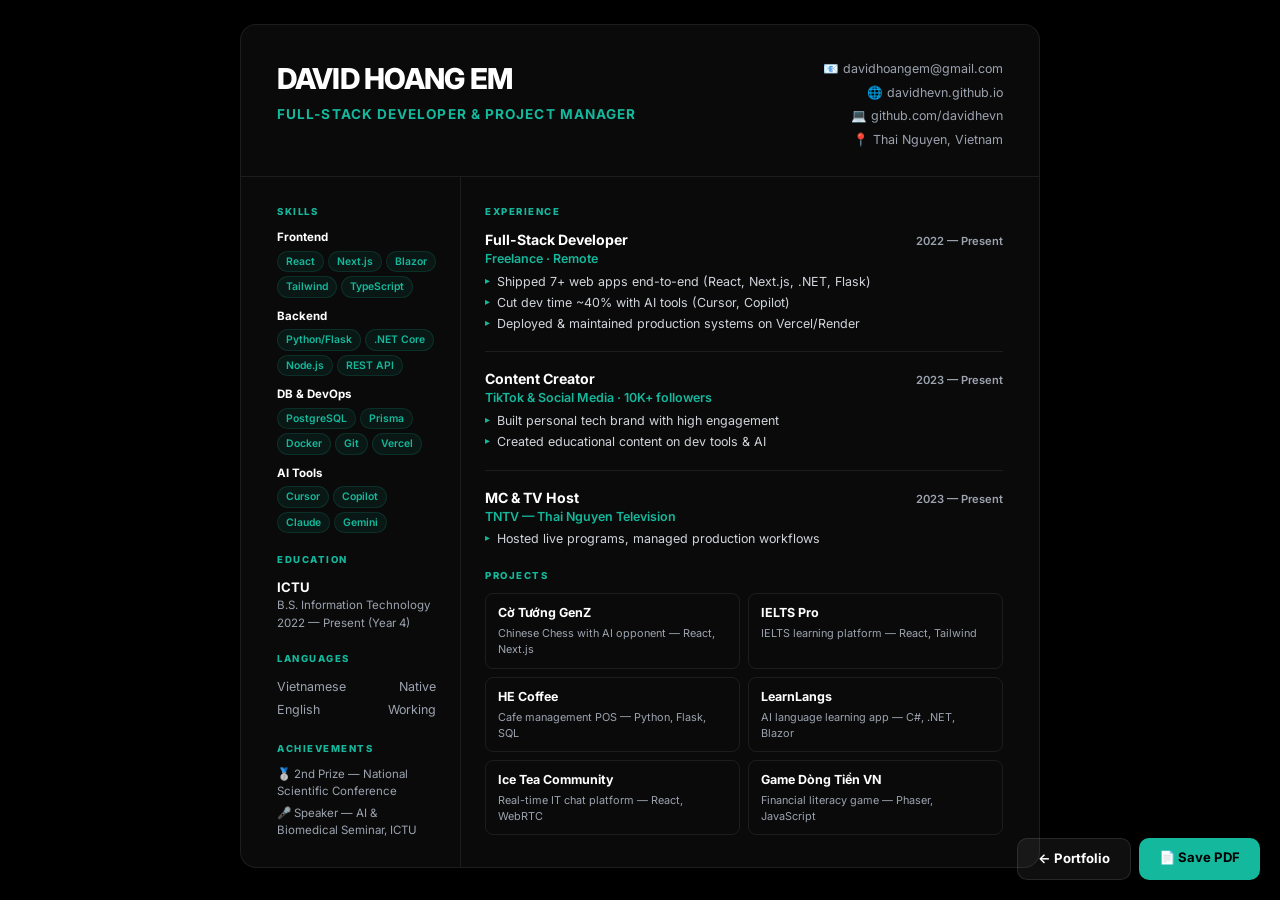
<file: cv.html>
<!DOCTYPE html>
<html lang="en">

<head>
    <meta charset="UTF-8">
    <meta name="viewport" content="width=device-width, initial-scale=1.0">
    <title>David Hoang Em — CV</title>
    <link href="https://fonts.googleapis.com/css2?family=Inter:wght@400;500;600;700;800&display=swap" rel="stylesheet">
    <style>
        :root {
            --accent: #14b89c;
            --bg: #000;
            --card: #0a0a0a;
            --text: #fff;
            --sub: #9ca3af;
            --border: rgba(255, 255, 255, 0.08);
        }

        * {
            margin: 0;
            padding: 0;
            box-sizing: border-box;
        }

        body {
            font-family: 'Inter', sans-serif;
            background: var(--bg);
            color: var(--text);
            padding: 24px 16px;
            line-height: 1.5;
            font-size: 14px;
        }

        .cv {
            max-width: 800px;
            margin: 0 auto;
            background: var(--card);
            border: 1px solid var(--border);
            border-radius: 16px;
            overflow: hidden;
        }

        /* Header */
        .head {
            padding: 32px 36px 24px;
            border-bottom: 1px solid var(--border);
            display: flex;
            justify-content: space-between;
            align-items: flex-start;
        }

        .head-left h1 {
            font-size: 1.8rem;
            font-weight: 800;
            letter-spacing: -0.03em;
        }

        .head-left p {
            color: var(--accent);
            font-weight: 700;
            font-size: 0.85rem;
            text-transform: uppercase;
            letter-spacing: 0.08em;
            margin-top: 4px;
        }

        .head-right {
            text-align: right;
            font-size: 0.78rem;
            color: var(--sub);
            line-height: 1.9;
        }

        .head-right a {
            color: var(--sub);
            text-decoration: none;
        }

        /* Body */
        .body {
            display: grid;
            grid-template-columns: 220px 1fr;
            padding: 0;
        }

        .side {
            padding: 28px 24px 28px 36px;
            border-right: 1px solid var(--border);
        }

        .main {
            padding: 28px 36px 28px 24px;
        }

        /* Section */
        .sec {
            margin-bottom: 20px;
        }

        .sec:last-child {
            margin-bottom: 0;
        }

        .sec-t {
            font-size: 0.6rem;
            font-weight: 800;
            text-transform: uppercase;
            letter-spacing: 0.16em;
            color: var(--accent);
            margin-bottom: 10px;
        }

        /* Skills */
        .tags {
            display: flex;
            flex-wrap: wrap;
            gap: 4px;
            margin-bottom: 10px;
        }

        .tag {
            font-size: 0.65rem;
            font-weight: 600;
            padding: 2px 8px;
            border-radius: 100px;
            background: rgba(20, 184, 156, 0.08);
            color: var(--accent);
            border: 1px solid rgba(20, 184, 156, 0.15);
        }

        .sk-label {
            font-size: 0.72rem;
            font-weight: 700;
            margin-bottom: 4px;
        }

        /* Edu & Lang */
        .edu-name {
            font-size: 0.82rem;
            font-weight: 700;
        }

        .edu-sub {
            font-size: 0.72rem;
            color: var(--sub);
        }

        .lang {
            display: flex;
            justify-content: space-between;
            font-size: 0.78rem;
            color: var(--sub);
            padding: 2px 0;
        }

        /* Experience */
        .exp {
            margin-bottom: 16px;
            padding-bottom: 16px;
            border-bottom: 1px solid var(--border);
        }

        .exp:last-child {
            border: none;
            margin: 0;
            padding: 0;
        }

        .exp-top {
            display: flex;
            justify-content: space-between;
            align-items: baseline;
        }

        .exp-role {
            font-size: 0.88rem;
            font-weight: 700;
        }

        .exp-date {
            font-size: 0.7rem;
            color: var(--sub);
            font-weight: 600;
        }

        .exp-co {
            font-size: 0.78rem;
            color: var(--accent);
            font-weight: 600;
            margin-bottom: 4px;
        }

        .exp ul {
            list-style: none;
            padding: 0;
        }

        .exp li {
            font-size: 0.78rem;
            color: #d1d5db;
            padding-left: 12px;
            position: relative;
            margin-bottom: 2px;
        }

        .exp li::before {
            content: '▸';
            position: absolute;
            left: 0;
            color: var(--accent);
            font-size: 0.65rem;
        }

        .exp .tags {
            margin-top: 6px;
        }

        /* Projects - compact grid */
        .proj-grid {
            display: grid;
            grid-template-columns: 1fr 1fr;
            gap: 8px;
        }

        .proj {
            padding: 10px 12px;
            border: 1px solid var(--border);
            border-radius: 8px;
        }

        .proj-name {
            font-size: 0.78rem;
            font-weight: 700;
        }

        .proj-desc {
            font-size: 0.68rem;
            color: var(--sub);
            margin-top: 2px;
        }

        /* Buttons */
        .actions {
            position: fixed;
            bottom: 20px;
            right: 20px;
            display: flex;
            gap: 8px;
            z-index: 99;
        }

        .actions a {
            padding: 10px 20px;
            border-radius: 10px;
            font-weight: 700;
            font-size: 0.82rem;
            text-decoration: none;
            transition: all 0.2s;
        }

        .btn-print {
            background: var(--accent);
            color: #000;
        }

        .btn-back {
            background: rgba(255, 255, 255, 0.06);
            color: #fff;
            border: 1px solid rgba(255, 255, 255, 0.1);
        }

        /* PRINT - Clean 1 page */
        @media print {
            @page {
                size: A4;
                margin: 14mm 12mm;
            }

            body {
                padding: 0;
                background: #fff;
                color: #111;
                font-size: 11pt;
            }

            .cv {
                border: none;
                border-radius: 0;
                background: #fff;
                box-shadow: none;
                max-width: 100%;
            }

            .head {
                padding: 24px 28px 18px;
            }

            .head-left h1 {
                color: #111;
                font-size: 1.6rem;
            }

            .head-left p {
                color: var(--accent);
            }

            .head-right,
            .head-right a {
                color: #555;
            }

            .side {
                border-right: 1px solid #e5e5e5;
                padding: 20px 18px 20px 28px;
            }

            .main {
                padding: 20px 28px 20px 18px;
            }

            .sec-t {
                color: var(--accent);
            }

            .tag {
                background: #f0fdfa;
                color: #0d9488;
                border-color: #a7f3d0;
            }

            .exp-co {
                color: #0d9488;
            }

            .edu-name,
            .exp-role,
            .proj-name,
            .sk-label {
                color: #111;
            }

            .edu-sub,
            .exp li,
            .proj-desc,
            .lang {
                color: #444;
            }

            .exp-date {
                color: #777;
            }

            .exp {
                border-bottom-color: #eee;
            }

            .proj {
                border-color: #e5e5e5;
            }

            .exp li::before {
                color: var(--accent);
            }

            .actions {
                display: none;
            }

            .exp,
            .proj {
                break-inside: avoid;
            }
        }

        @media (max-width:640px) {
            .head {
                flex-direction: column;
            }

            .head-right {
                text-align: left;
                margin-top: 8px;
            }

            .body {
                grid-template-columns: 1fr;
            }

            .side {
                border-right: none;
                border-bottom: 1px solid var(--border);
            }

            .proj-grid {
                grid-template-columns: 1fr;
            }
        }
    </style>
</head>

<body>
    <div class="cv">
        <!-- HEADER -->
        <div class="head">
            <div class="head-left">
                <h1>DAVID HOANG EM</h1>
                <p>Full-Stack Developer & Project Manager</p>
            </div>
            <div class="head-right">
                <div>📧 <a href="mailto:davidhoangem@gmail.com">davidhoangem@gmail.com</a></div>
                <div>🌐 <a href="https://davidhevn.github.io">davidhevn.github.io</a></div>
                <div>💻 <a href="https://github.com/davidhevn">github.com/davidhevn</a></div>
                <div>📍 Thai Nguyen, Vietnam</div>
            </div>
        </div>

        <div class="body">
            <!-- SIDEBAR -->
            <div class="side">
                <div class="sec">
                    <div class="sec-t">Skills</div>
                    <div class="sk-label">Frontend</div>
                    <div class="tags"><span class="tag">React</span><span class="tag">Next.js</span><span
                            class="tag">Blazor</span><span class="tag">Tailwind</span><span
                            class="tag">TypeScript</span></div>
                    <div class="sk-label">Backend</div>
                    <div class="tags"><span class="tag">Python/Flask</span><span class="tag">.NET Core</span><span
                            class="tag">Node.js</span><span class="tag">REST API</span></div>
                    <div class="sk-label">DB & DevOps</div>
                    <div class="tags"><span class="tag">PostgreSQL</span><span class="tag">Prisma</span><span
                            class="tag">Docker</span><span class="tag">Git</span><span class="tag">Vercel</span></div>
                    <div class="sk-label">AI Tools</div>
                    <div class="tags"><span class="tag">Cursor</span><span class="tag">Copilot</span><span
                            class="tag">Claude</span><span class="tag">Gemini</span></div>
                </div>

                <div class="sec">
                    <div class="sec-t">Education</div>
                    <div class="edu-name">ICTU</div>
                    <div class="edu-sub">B.S. Information Technology</div>
                    <div class="edu-sub">2022 — Present (Year 4)</div>
                </div>

                <div class="sec">
                    <div class="sec-t">Languages</div>
                    <div class="lang"><span>Vietnamese</span><span>Native</span></div>
                    <div class="lang"><span>English</span><span>Working</span></div>
                </div>

                <div class="sec">
                    <div class="sec-t">Achievements</div>
                    <div class="edu-sub">🥈 2nd Prize — National Scientific Conference</div>
                    <div class="edu-sub" style="margin-top:4px;">🎤 Speaker — AI & Biomedical Seminar, ICTU</div>
                </div>
            </div>

            <!-- MAIN -->
            <div class="main">
                <div class="sec">
                    <div class="sec-t">Experience</div>

                    <div class="exp">
                        <div class="exp-top">
                            <div class="exp-role">Full-Stack Developer</div>
                            <div class="exp-date">2022 — Present</div>
                        </div>
                        <div class="exp-co">Freelance · Remote</div>
                        <ul>
                            <li>Shipped 7+ web apps end-to-end (React, Next.js, .NET, Flask)</li>
                            <li>Cut dev time ~40% with AI tools (Cursor, Copilot)</li>
                            <li>Deployed & maintained production systems on Vercel/Render</li>
                        </ul>
                    </div>

                    <div class="exp">
                        <div class="exp-top">
                            <div class="exp-role">Content Creator</div>
                            <div class="exp-date">2023 — Present</div>
                        </div>
                        <div class="exp-co">TikTok & Social Media · 10K+ followers</div>
                        <ul>
                            <li>Built personal tech brand with high engagement</li>
                            <li>Created educational content on dev tools & AI</li>
                        </ul>
                    </div>

                    <div class="exp">
                        <div class="exp-top">
                            <div class="exp-role">MC & TV Host</div>
                            <div class="exp-date">2023 — Present</div>
                        </div>
                        <div class="exp-co">TNTV — Thai Nguyen Television</div>
                        <ul>
                            <li>Hosted live programs, managed production workflows</li>
                        </ul>
                    </div>
                </div>

                <div class="sec">
                    <div class="sec-t">Projects</div>
                    <div class="proj-grid">
                        <div class="proj">
                            <div class="proj-name">Cờ Tướng GenZ</div>
                            <div class="proj-desc">Chinese Chess with AI opponent — React, Next.js</div>
                        </div>
                        <div class="proj">
                            <div class="proj-name">IELTS Pro</div>
                            <div class="proj-desc">IELTS learning platform — React, Tailwind</div>
                        </div>
                        <div class="proj">
                            <div class="proj-name">HE Coffee</div>
                            <div class="proj-desc">Cafe management POS — Python, Flask, SQL</div>
                        </div>
                        <div class="proj">
                            <div class="proj-name">LearnLangs</div>
                            <div class="proj-desc">AI language learning app — C#, .NET, Blazor</div>
                        </div>
                        <div class="proj">
                            <div class="proj-name">Ice Tea Community</div>
                            <div class="proj-desc">Real-time IT chat platform — React, WebRTC</div>
                        </div>
                        <div class="proj">
                            <div class="proj-name">Game Dòng Tiền VN</div>
                            <div class="proj-desc">Financial literacy game — Phaser, JavaScript</div>
                        </div>
                    </div>
                </div>
            </div>
        </div>
    </div>

    <div class="actions">
        <a href="index.html" class="btn-back">← Portfolio</a>
        <a href="javascript:window.print()" class="btn-print">📄 Save PDF</a>
    </div>
</body>

</html>
</file>
